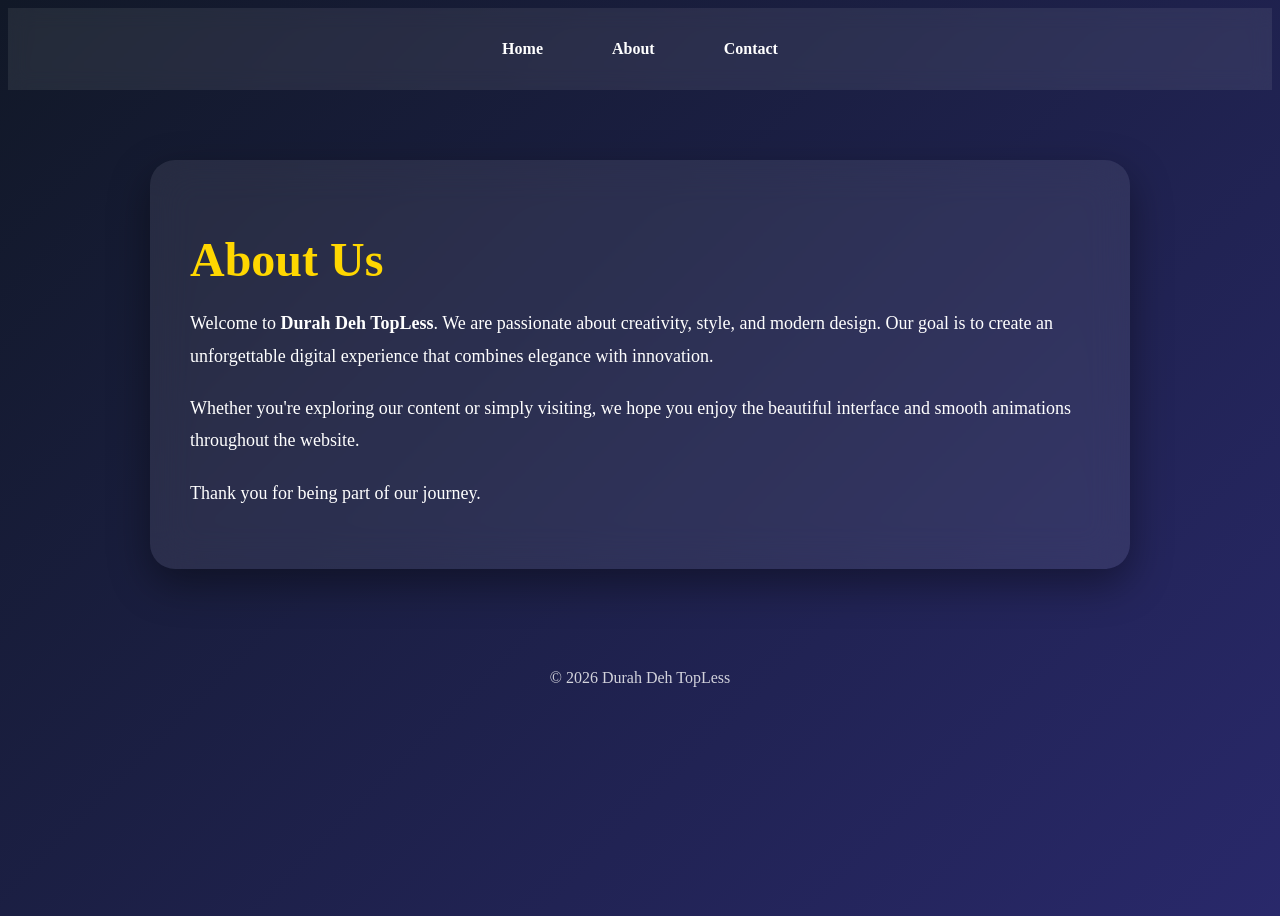
<file: about.html>
<!DOCTYPE html>
<html lang="en">
<head>
<meta charset="UTF-8">
<meta name="viewport" content="width=device-width, initial-scale=1.0">
<title>About - Durah Deh TopLess</title>
<link rel="stylesheet" href="about.css">
<link href="https://fonts.googleapis.com/css2?family=Poppins:wght@300;500;700;900&display=swap" rel="stylesheet">



</head>

<body>

<nav>
<a href="index.html">Home</a>
<a href="about.html">About</a>
<a href="contact.html">Contact</a>
</nav>

<div class="container">

<h1>About Us</h1>

<p>
Welcome to <strong>Durah Deh TopLess</strong>. We are passionate about creativity,
style, and modern design. Our goal is to create an unforgettable digital experience
that combines elegance with innovation.
</p>

<p>
Whether you're exploring our content or simply visiting, we hope you enjoy the
beautiful interface and smooth animations throughout the website.
</p>

<p>
Thank you for being part of our journey.
</p>

</div>

<footer>
© 2026 Durah Deh TopLess
</footer>

</body>
</html>
</file>
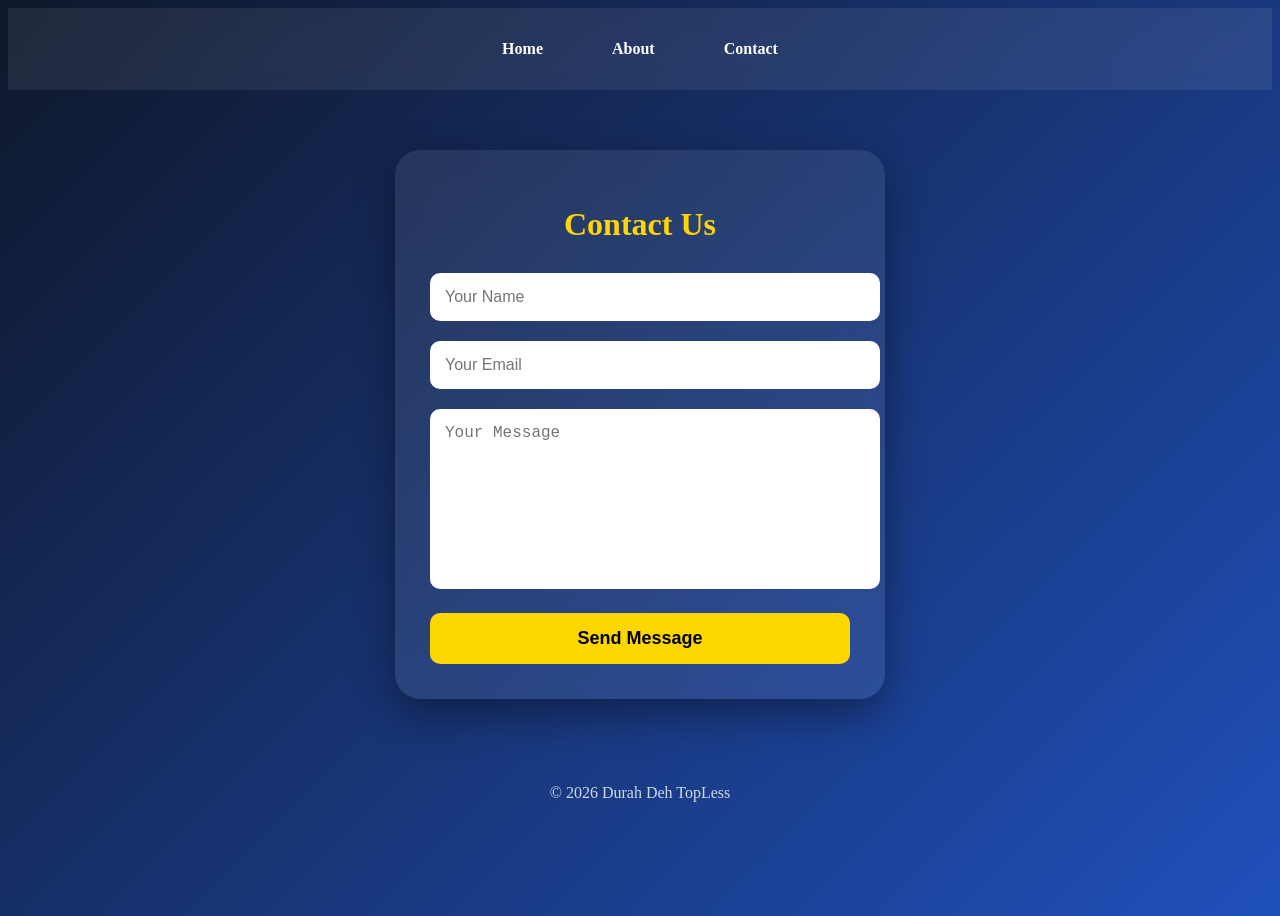
<file: contact.html>
<!DOCTYPE html>
<html lang="en">
<head>

<meta charset="UTF-8">
<meta name="viewport" content="width=device-width, initial-scale=1.0">

<title>Contact - Durah Deh TopLess</title>
<link rel="stylesheet" href="contact.css">
<link href="https://fonts.googleapis.com/css2?family=Poppins:wght@300;500;700;900&display=swap" rel="stylesheet">



</head>

<body>

<nav>
<a href="index.html">Home</a>
<a href="about.html">About</a>
<a href="contact.html">Contact</a>
</nav>

<div class="container">

<h1>Contact Us</h1>

<form>

<input type="text" placeholder="Your Name" required>

<input type="email" placeholder="Your Email" required>

<textarea placeholder="Your Message"></textarea>

<button type="submit">Send Message</button>

</form>

</div>

<footer>
© 2026 Durah Deh TopLess
</footer>

</body>
</html>
</file>
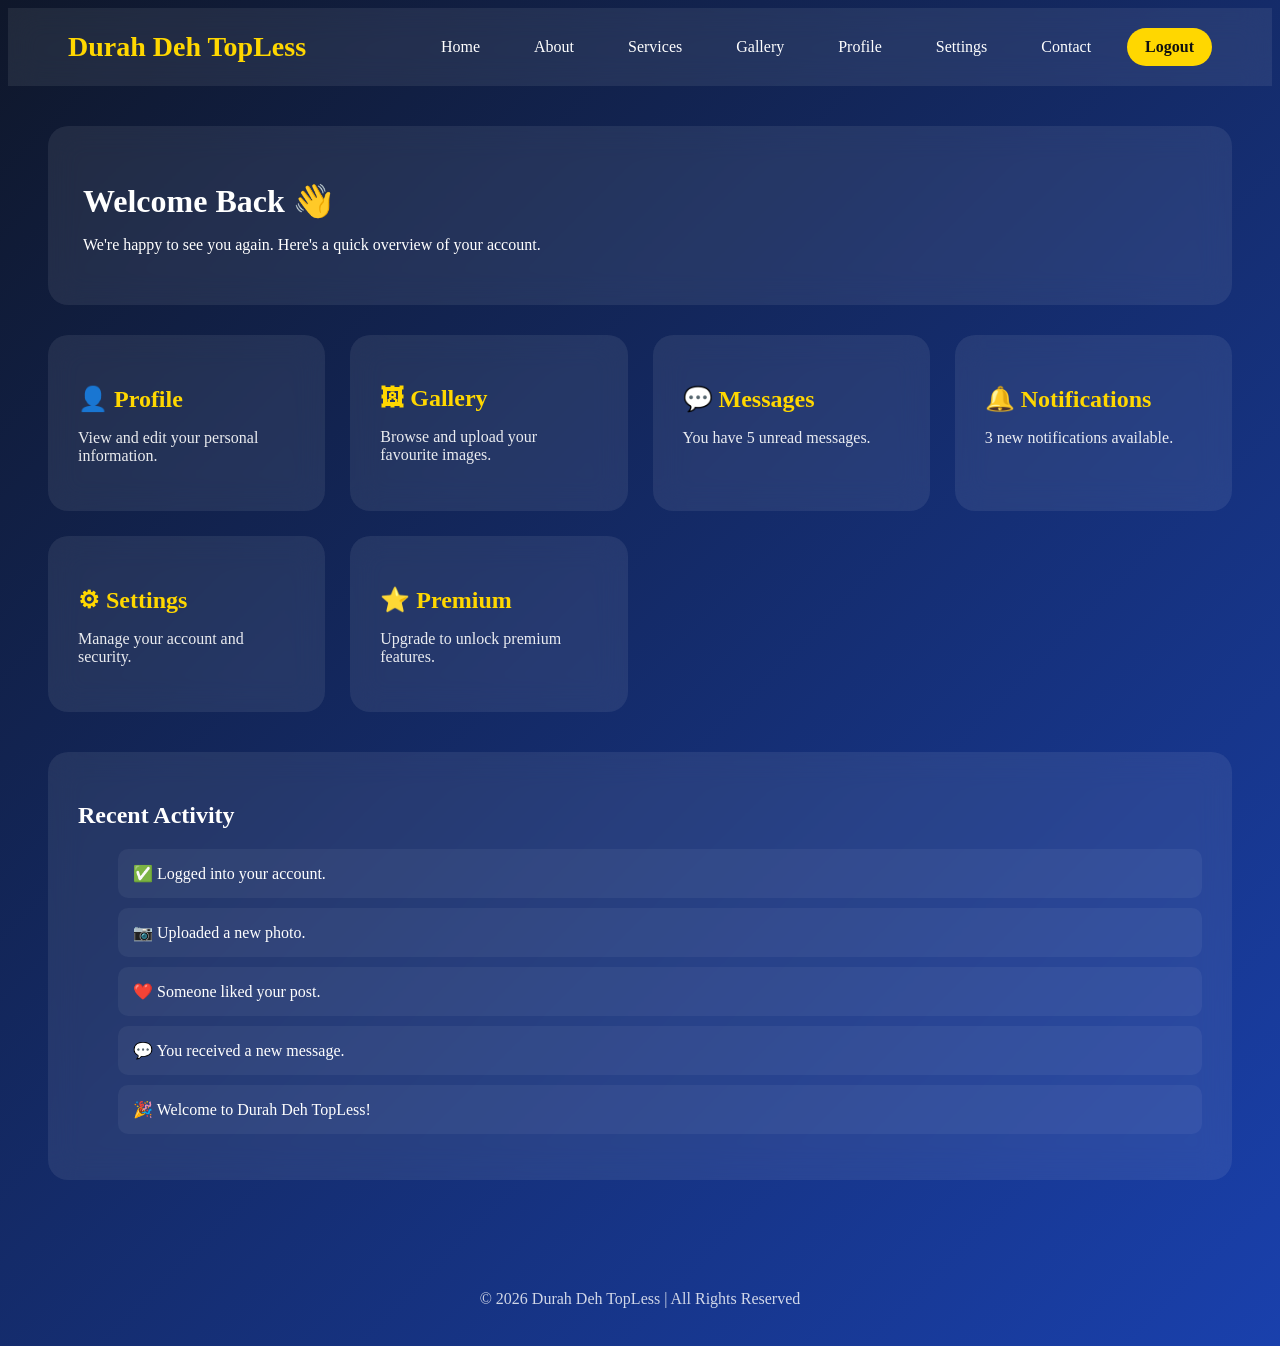
<file: dashboard.html>
<!DOCTYPE html>
<html lang="en">
<head>
    <meta charset="UTF-8">
    <meta name="viewport" content="width=device-width, initial-scale=1.0">
    <title>Dashboard | Durah Deh TopLess</title>
<link rel="stylesheet" href="dashboard.css">
    <link href="https://fonts.googleapis.com/css2?family=Poppins:wght@300;400;500;600;700&display=swap" rel="stylesheet">

    

</head>
<body>

<header>

<div class="logo">
Durah Deh TopLess
</div>

<nav>

<a href="index.html">Home</a>

<a href="about.html">About</a>

<a href="services.html">Services</a>

<a href="gallery.html">Gallery</a>

<a href="profile.html">Profile</a>

<a href="settings.html">Settings</a>

<a href="contact.html">Contact</a>

<a href="login.html" class="logout">Logout</a>

</nav>

</header>

<div class="container">

<div class="welcome">

<h1>Welcome Back 👋</h1>

<p>
We're happy to see you again. Here's a quick overview of your account.
</p>

</div>

<div class="cards">

<div class="card">
<h2>👤 Profile</h2>
<p>View and edit your personal information.</p>
</div>

<div class="card">
<h2>🖼 Gallery</h2>
<p>Browse and upload your favourite images.</p>
</div>

<div class="card">
<h2>💬 Messages</h2>
<p>You have 5 unread messages.</p>
</div>

<div class="card">
<h2>🔔 Notifications</h2>
<p>3 new notifications available.</p>
</div>

<div class="card">
<h2>⚙ Settings</h2>
<p>Manage your account and security.</p>
</div>

<div class="card">
<h2>⭐ Premium</h2>
<p>Upgrade to unlock premium features.</p>
</div>

</div>

<div class="activity">

<h2>Recent Activity</h2>

<ul>

<li>✅ Logged into your account.</li>

<li>📷 Uploaded a new photo.</li>

<li>❤️ Someone liked your post.</li>

<li>💬 You received a new message.</li>

<li>🎉 Welcome to Durah Deh TopLess!</li>

</ul>

</div>

</div>

<footer>

© 2026 Durah Deh TopLess | All Rights Reserved

</footer>

</body>
</html>
</file>
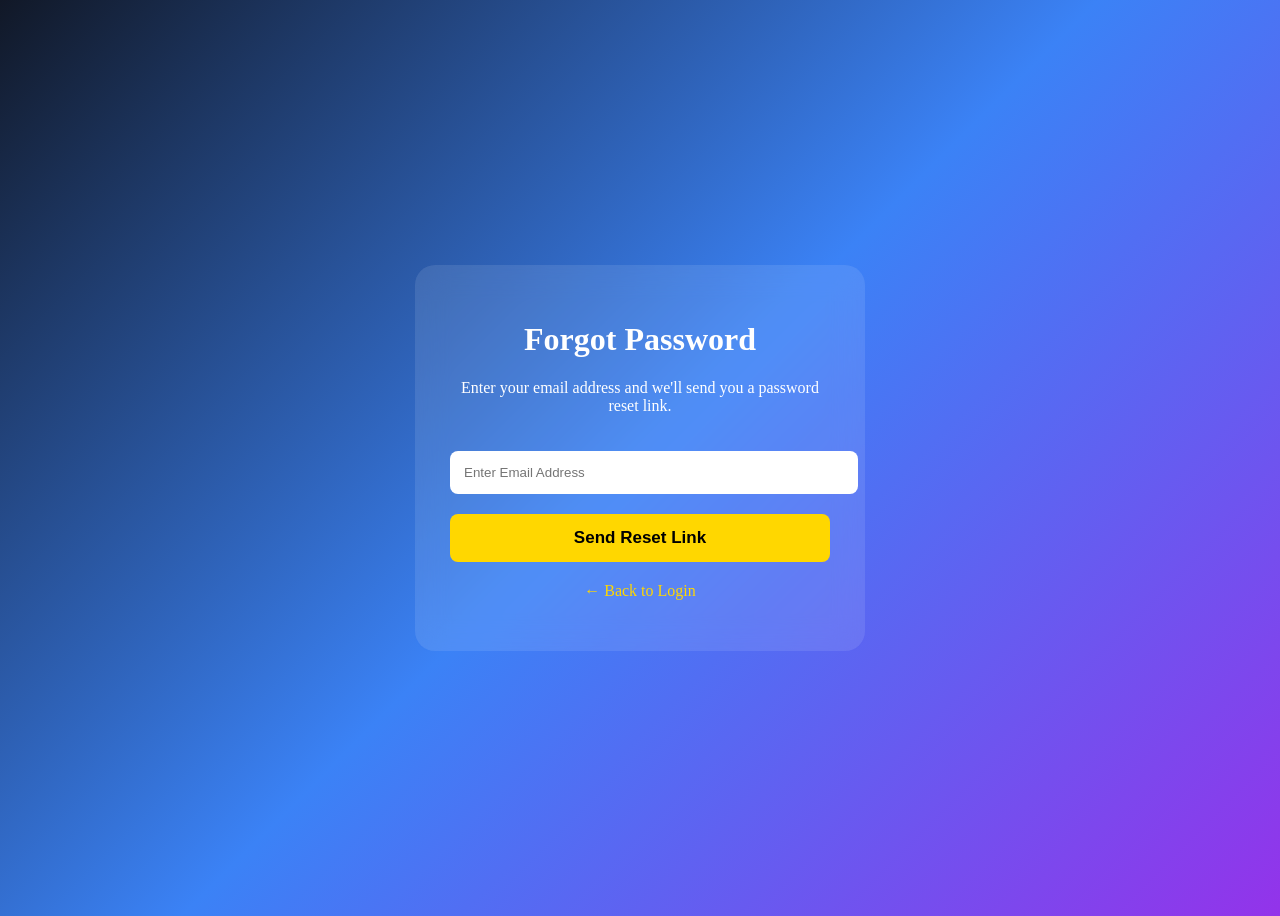
<file: forgot-password.html>
<!DOCTYPE html>
<html lang="en">
<head>

<meta charset="UTF-8">
<meta name="viewport" content="width=device-width, initial-scale=1.0">

<title>Forgot Password</title>

<link href="https://fonts.googleapis.com/css2?family=Poppins:wght@300;400;600;700&display=swap" rel="stylesheet">
<link rel="stylesheet" href="forgot_password.css">
</head>

<body>

<div class="card">

<h1>Forgot Password</h1>

<p>Enter your email address and we'll send you a password reset link.</p>

<form>

<input type="email" placeholder="Enter Email Address" required>

<button>Send Reset Link</button>

</form>

<p style="margin-top:20px;">
<a href="login.html">← Back to Login</a>
</p>

</div>

</body>
</html>
</file>
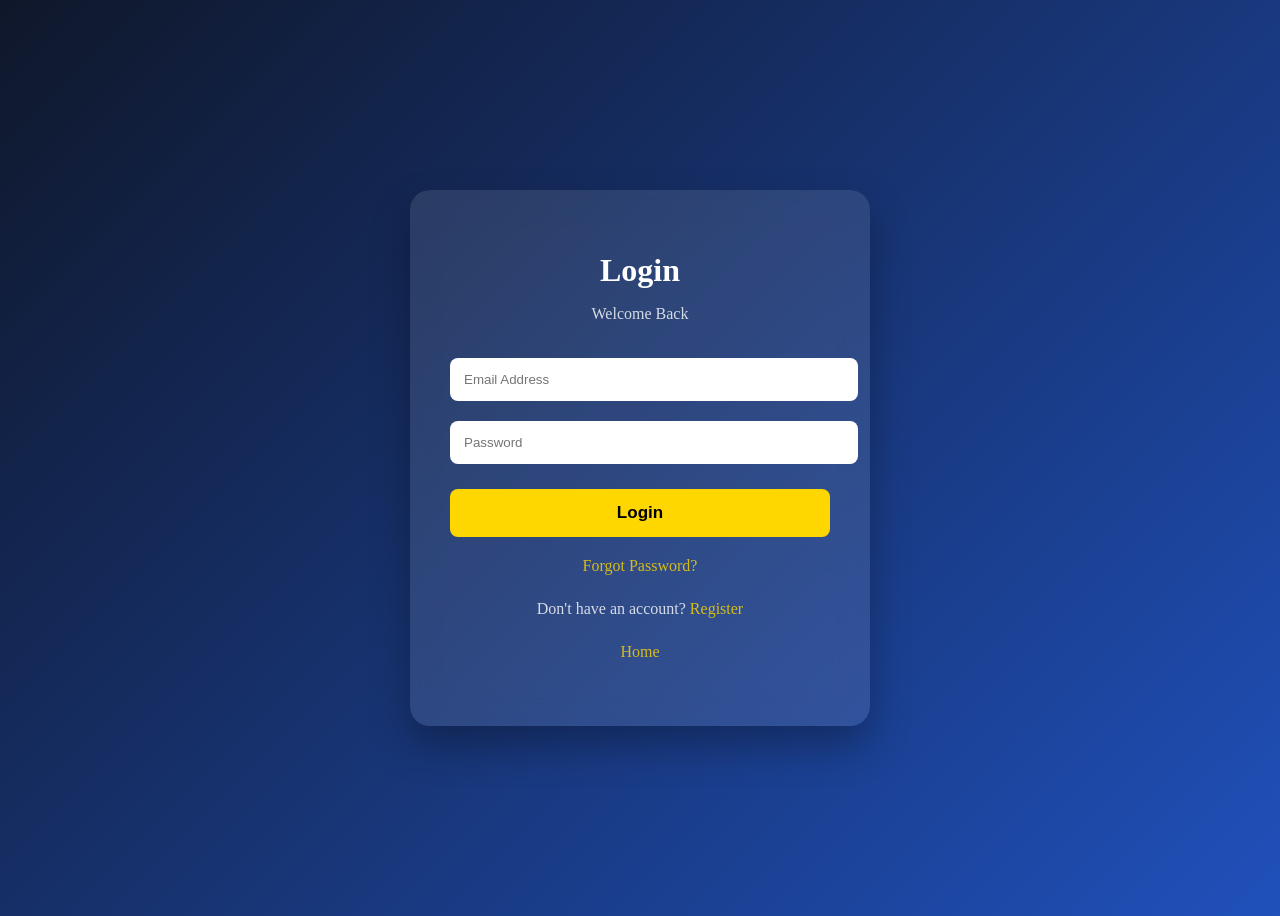
<file: login.html>
<!DOCTYPE html>
<html lang="en">
<head>
<meta charset="UTF-8">
<meta name="viewport" content="width=device-width, initial-scale=1.0">
<title>Login | Durah Deh TopLess</title>

<link rel="preconnect" href="https://fonts.googleapis.com">
<link href="https://fonts.googleapis.com/css2?family=Poppins:wght@300;400;600;700&display=swap" rel="stylesheet">
<link rel="stylesheet" href="login.css">

</head>
<body>

<div class="card">

<h1>Login</h1>

<p>Welcome Back</p>

<form>

<input type="email" placeholder="Email Address" required>

<input type="password" placeholder="Password" required>

<button>Login</button>

</form>

<div class="links">

<p><a href="forgot-password.html">Forgot Password?</a></p>

<p>Don't have an account?
<a href="register.html">Register</a></p>

<p><a href="index.html">Home</a></p>

</div>

</div>

</body>
</html>
</file>
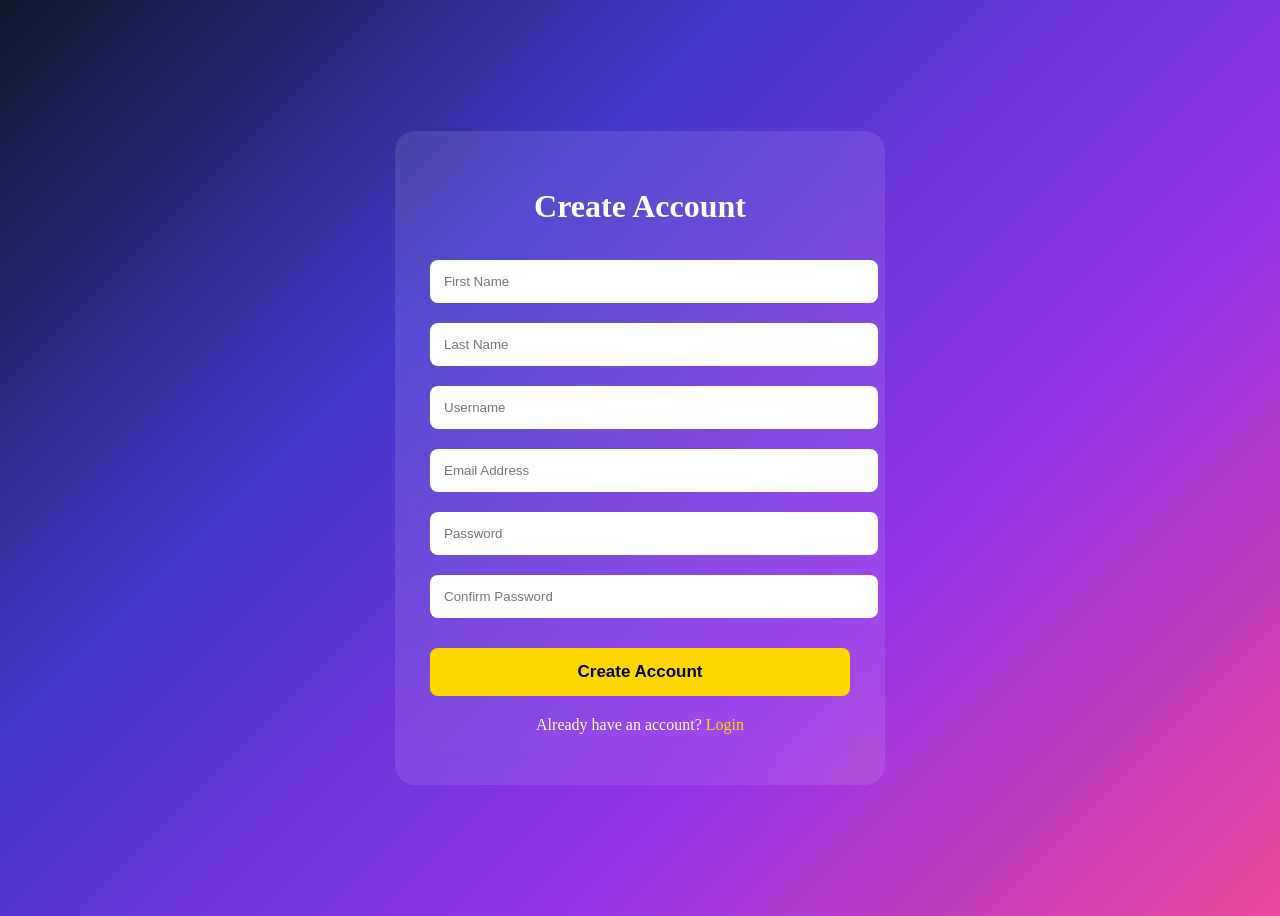
<file: register.html>
<!DOCTYPE html>
<html lang="en">
<head>

<meta charset="UTF-8">
<meta name="viewport" content="width=device-width, initial-scale=1.0">

<title>Register | Durah Deh TopLess</title>
<link rel="stylesheet" href="register.css">
<link href="https://fonts.googleapis.com/css2?family=Poppins:wght@300;400;600;700&display=swap" rel="stylesheet">
    
</head>

<body>

<div class="card">

<h1>Create Account</h1>

<form>

<input type="text" placeholder="First Name" required>

<input type="text" placeholder="Last Name" required>

<input type="text" placeholder="Username" required>

<input type="email" placeholder="Email Address" required>

<input type="password" placeholder="Password" required>

<input type="password" placeholder="Confirm Password" required>

<button>Create Account</button>

</form>

<p style="margin-top:20px;text-align:center;">
Already have an account?
<a href="login.html">Login</a>
</p>

</div>

</body>
</html>
</file>
<file: about.css>
<style>

*{
margin:0;
padding:0;
box-sizing:border-box;
font-family:Poppins,sans-serif;
}

body{
background:linear-gradient(135deg,#111827,#312e81,#9333ea,#ec4899);
background-size:400% 400%;
animation:bg 12s ease infinite;
color:white;
min-height:100vh;
}

@keyframes bg{
0%{background-position:0% 50%;}
50%{background-position:100% 50%;}
100%{background-position:0% 50%;}
}

nav{
display:flex;
justify-content:center;
gap:25px;
padding:20px;
background:rgba(255,255,255,.08);
backdrop-filter:blur(10px);
}

nav a{
color:white;
text-decoration:none;
font-weight:bold;
padding:12px 22px;
border-radius:30px;
transition:.4s;
}

nav a:hover{
background:#fff;
color:#111;
}

.container{
max-width:900px;
margin:70px auto;
padding:40px;
background:rgba(255,255,255,.08);
border-radius:25px;
backdrop-filter:blur(20px);
box-shadow:0 15px 40px rgba(0,0,0,.4);
}

h1{
font-size:3rem;
margin-bottom:20px;
color:#FFD700;
}

p{
font-size:18px;
line-height:1.8;
margin-bottom:20px;
}

footer{
text-align:center;
padding:30px;
opacity:.8;
}

</style>
</file>
<file: contact.css>
<style>

*{
margin:0;
padding:0;
box-sizing:border-box;
font-family:Poppins,sans-serif;
}

body{
background:linear-gradient(135deg,#0f172a,#2563eb,#7c3aed,#db2777);
background-size:400% 400%;
animation:bg 12s ease infinite;
min-height:100vh;
color:white;
}

@keyframes bg{
0%{background-position:0% 50%;}
50%{background-position:100% 50%;}
100%{background-position:0% 50%;}
}

nav{
display:flex;
justify-content:center;
gap:25px;
padding:20px;
background:rgba(255,255,255,.08);
backdrop-filter:blur(10px);
}

nav a{
color:white;
text-decoration:none;
font-weight:bold;
padding:12px 22px;
border-radius:30px;
transition:.4s;
}

nav a:hover{
background:white;
color:black;
}

.container{
width:420px;
max-width:90%;
margin:60px auto;
background:rgba(255,255,255,.08);
padding:35px;
border-radius:25px;
backdrop-filter:blur(15px);
box-shadow:0 15px 40px rgba(0,0,0,.4);
}

h1{
text-align:center;
margin-bottom:30px;
color:#FFD700;
}

input,textarea{

width:100%;
padding:15px;
margin-bottom:20px;
border:none;
outline:none;
border-radius:10px;
font-size:16px;
}

textarea{
resize:none;
height:150px;
}

button{

width:100%;
padding:15px;
border:none;
border-radius:10px;
background:#FFD700;
font-size:18px;
font-weight:bold;
cursor:pointer;
transition:.4s;
}

button:hover{

background:white;
transform:scale(1.05);

}

footer{
text-align:center;
padding:25px;
opacity:.8;
}

</style>
</file>
<file: dashboard.css>
<style>

*{
    margin:0;
    padding:0;
    box-sizing:border-box;
    font-family:Poppins,sans-serif;
}

body{
    background:linear-gradient(135deg,#0f172a,#1d4ed8,#7c3aed,#db2777);
    background-size:400% 400%;
    animation:gradient 12s ease infinite;
    min-height:100vh;
    color:white;
}

@keyframes gradient{

0%{background-position:0% 50%;}
50%{background-position:100% 50%;}
100%{background-position:0% 50%;}

}

header{

display:flex;
justify-content:space-between;
align-items:center;
padding:20px 60px;
background:rgba(255,255,255,.08);
backdrop-filter:blur(15px);
position:sticky;
top:0;

}

.logo{

font-size:28px;
font-weight:bold;
color:#FFD700;

}

nav{

display:flex;
gap:18px;

}

nav a{

text-decoration:none;
color:white;
padding:10px 18px;
border-radius:30px;
transition:.3s;

}

nav a:hover{

background:white;
color:#111;

}

.logout{

background:#FFD700;
color:#111;
font-weight:bold;

}

.logout:hover{

background:white;

}

.container{

padding:40px;

}

.welcome{

background:rgba(255,255,255,.08);
padding:35px;
border-radius:20px;
backdrop-filter:blur(15px);
margin-bottom:30px;

}

.welcome h1{

margin-bottom:10px;

}

.cards{

display:grid;
grid-template-columns:repeat(auto-fit,minmax(220px,1fr));
gap:25px;

}

.card{

background:rgba(255,255,255,.08);
padding:30px;
border-radius:20px;
backdrop-filter:blur(15px);
transition:.4s;

}

.card:hover{

transform:translateY(-8px);
background:rgba(255,255,255,.15);

}

.card h2{

color:#FFD700;
margin-bottom:15px;

}

.card p{

opacity:.9;

}

.activity{

margin-top:40px;
background:rgba(255,255,255,.08);
padding:30px;
border-radius:20px;
backdrop-filter:blur(15px);

}

.activity h2{

margin-bottom:20px;

}

.activity ul{

list-style:none;

}

.activity li{

padding:15px;
margin-bottom:10px;
background:rgba(255,255,255,.05);
border-radius:10px;

}

footer{

text-align:center;
padding:30px;
margin-top:40px;
opacity:.8;

}

@media(max-width:768px){

header{

flex-direction:column;
gap:20px;

}

nav{

flex-wrap:wrap;
justify-content:center;

}

}

    </style>
</file>
<file: forgot_password.css>
<style>

*{
margin:0;
padding:0;
box-sizing:border-box;
font-family:Poppins,sans-serif;
}

body{

display:flex;
justify-content:center;
align-items:center;
height:100vh;

background:linear-gradient(135deg,#111827,#3b82f6,#9333ea);

}

.card{

width:380px;
padding:35px;
background:rgba(255,255,255,.1);
backdrop-filter:blur(15px);
border-radius:20px;
color:white;
text-align:center;

}

input{

width:100%;
padding:14px;
margin:20px 0;
border:none;
outline:none;
border-radius:8px;

}

button{

width:100%;
padding:14px;
background:#FFD700;
border:none;
border-radius:8px;
font-size:17px;
font-weight:bold;
cursor:pointer;

}

button:hover{

background:white;

}

a{

color:#FFD700;
text-decoration:none;

}

</style>
</file>
<file: login.css>
<style>

*{
margin:0;
padding:0;
box-sizing:border-box;
font-family:Poppins,sans-serif;
}

body{
display:flex;
justify-content:center;
align-items:center;
height:100vh;
background:linear-gradient(135deg,#0f172a,#2563eb,#7c3aed,#db2777);
background-size:400% 400%;
animation:bg 10s infinite alternate;
}

@keyframes bg{
0%{background-position:left;}
100%{background-position:right;}
}

.card{

width:380px;
padding:40px;
background:rgba(255,255,255,.1);
backdrop-filter:blur(15px);
border-radius:20px;
text-align:center;
box-shadow:0 20px 40px rgba(0,0,0,.3);
color:white;

}

h1{
margin-bottom:10px;
}

p{
margin-bottom:25px;
opacity:.8;
}

input{

width:100%;
padding:14px;
margin:10px 0;
border:none;
outline:none;
border-radius:8px;

}

button{

width:100%;
padding:14px;
margin-top:15px;
border:none;
background:#FFD700;
border-radius:8px;
font-size:17px;
font-weight:bold;
cursor:pointer;

}

button:hover{

background:white;

}

.links{

margin-top:20px;

}

a{

color:#FFD700;
text-decoration:none;

}

</style>
</file>
<file: register.css>
<style>

*{
margin:0;
padding:0;
box-sizing:border-box;
font-family:Poppins,sans-serif;
}

body{

display:flex;
justify-content:center;
align-items:center;
min-height:100vh;

background:linear-gradient(135deg,#0f172a,#4338ca,#9333ea,#ec4899);

}

.card{

width:420px;
padding:35px;
background:rgba(255,255,255,.1);
backdrop-filter:blur(15px);
border-radius:20px;
color:white;

}

h1{

text-align:center;
margin-bottom:25px;

}

input{

width:100%;
padding:14px;
margin:10px 0;
border:none;
outline:none;
border-radius:8px;

}

button{

width:100%;
padding:14px;
margin-top:20px;
border:none;
background:#FFD700;
font-size:17px;
font-weight:bold;
border-radius:8px;
cursor:pointer;

}

button:hover{

background:white;

}

a{

color:#FFD700;
text-decoration:none;

}

</style>
</file>
